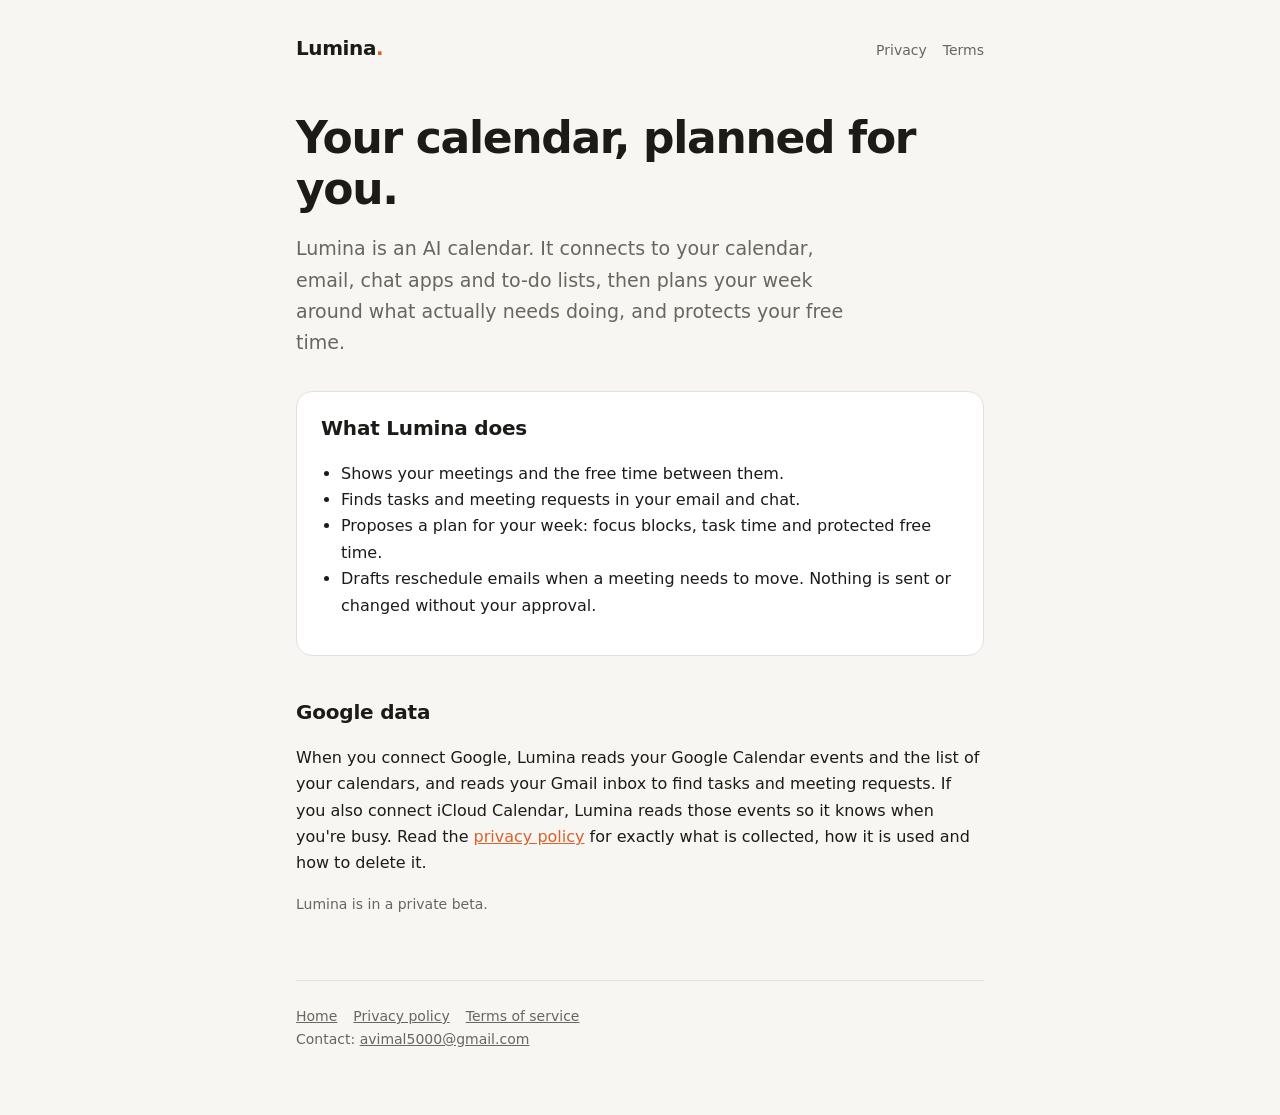
<file: index.html>
<!doctype html>
<html lang="en">
<head>
<meta charset="utf-8">
<meta name="viewport" content="width=device-width, initial-scale=1">
<title>Lumina</title>
<meta name="description" content="Lumina is an AI calendar that plans your week around your meetings, tasks, email and chat.">
<link rel="stylesheet" href="style.css">
</head>
<body>
<div class="wrap">
<header><a class="logo" href="./">Lumina<span>.</span></a><nav><a href="privacy.html">Privacy</a><a href="terms.html">Terms</a></nav></header>
<main>
<h1>Your calendar, planned for you.</h1>
<p class="lead">Lumina is an AI calendar. It connects to your calendar, email, chat apps and to-do lists, then plans your week around what actually needs doing, and protects your free time.</p>

<div class="card">
<h2 style="margin-top:0">What Lumina does</h2>
<ul>
<li>Shows your meetings and the free time between them.</li>
<li>Finds tasks and meeting requests in your email and chat.</li>
<li>Proposes a plan for your week: focus blocks, task time and protected free time.</li>
<li>Drafts reschedule emails when a meeting needs to move. Nothing is sent or changed without your approval.</li>
</ul>
</div>

<h2>Google data</h2>
<p>When you connect Google, Lumina reads your Google Calendar events and the list of your calendars, and reads your Gmail inbox to find tasks and meeting requests. If you also connect iCloud Calendar, Lumina reads those events so it knows when you're busy. Read the <a href="privacy.html">privacy policy</a> for exactly what is collected, how it is used and how to delete it.</p>

<p class="muted">Lumina is in a private beta.</p>
</main>
<footer><a href="./">Home</a><a href="privacy.html">Privacy policy</a><a href="terms.html">Terms of service</a><br>Contact: <a href="mailto:avimal5000@gmail.com">avimal5000@gmail.com</a></footer>
</div>
</body>
</html>
</file>
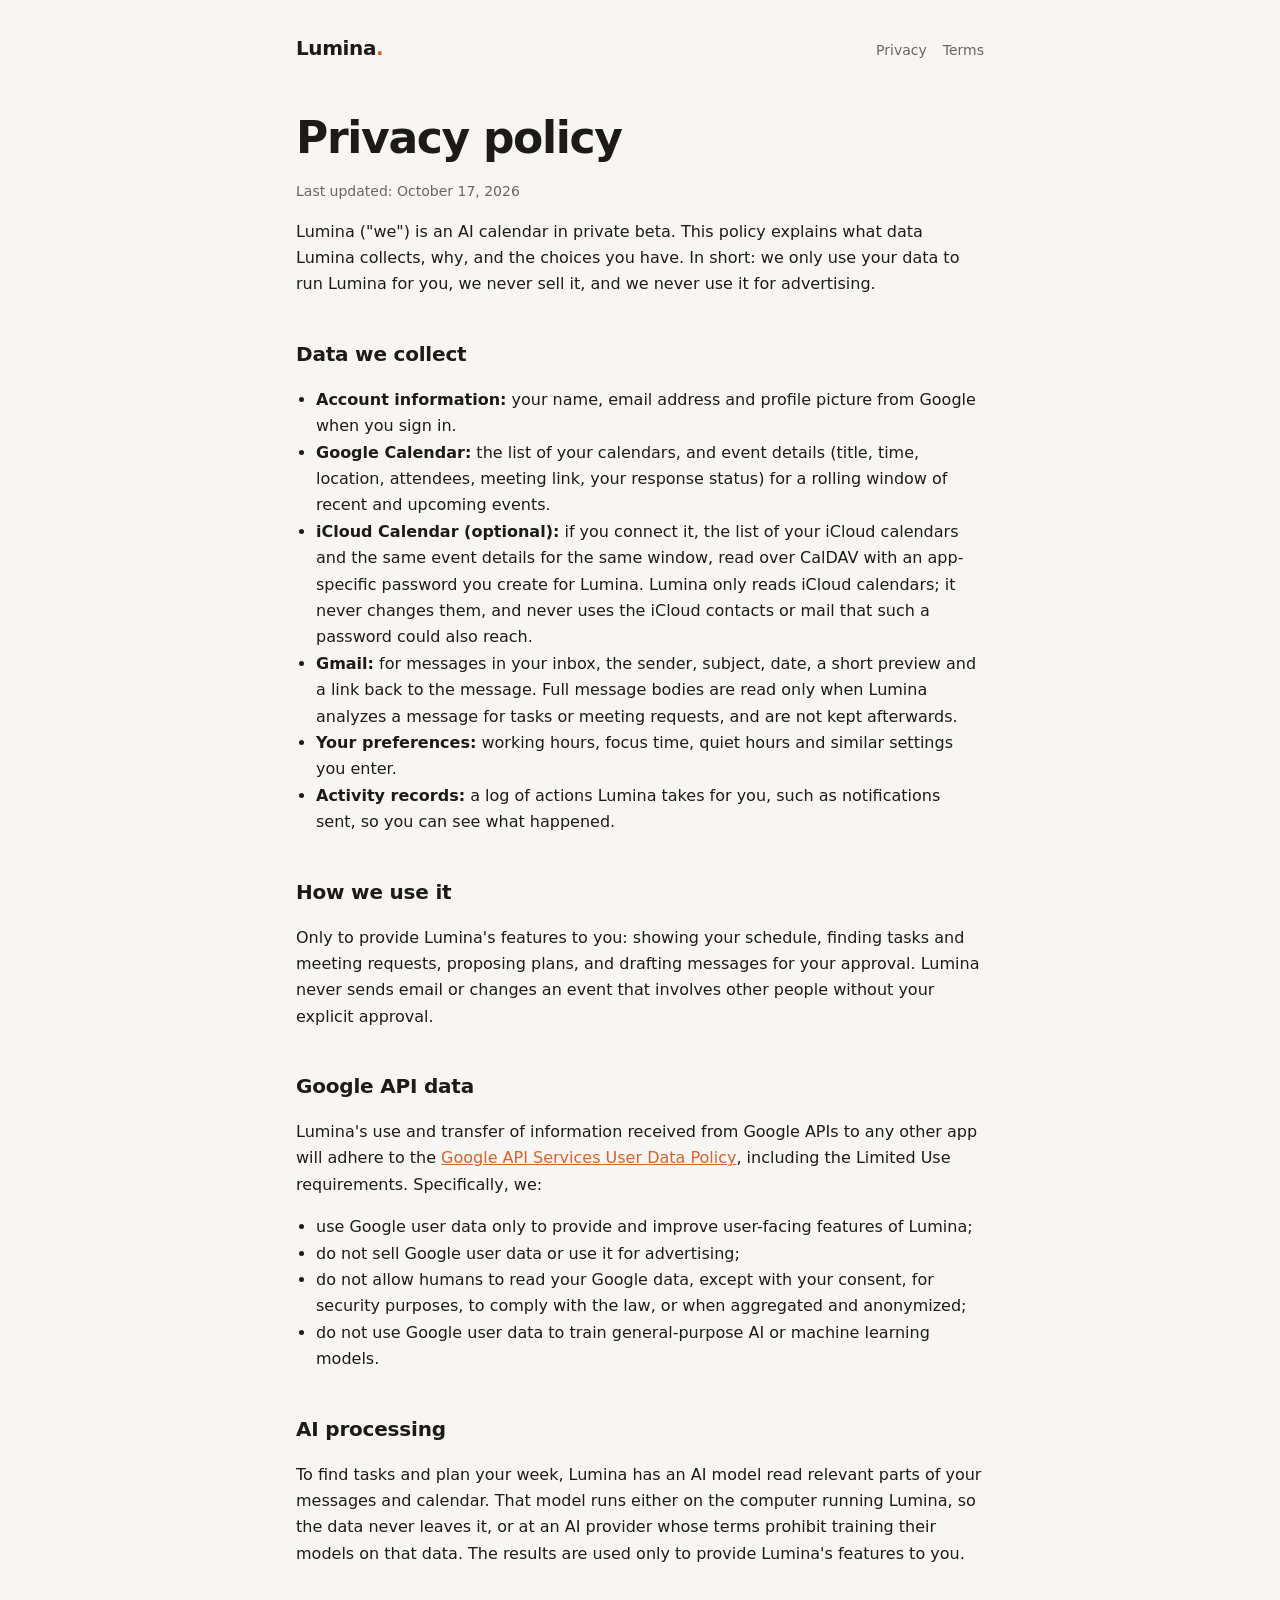
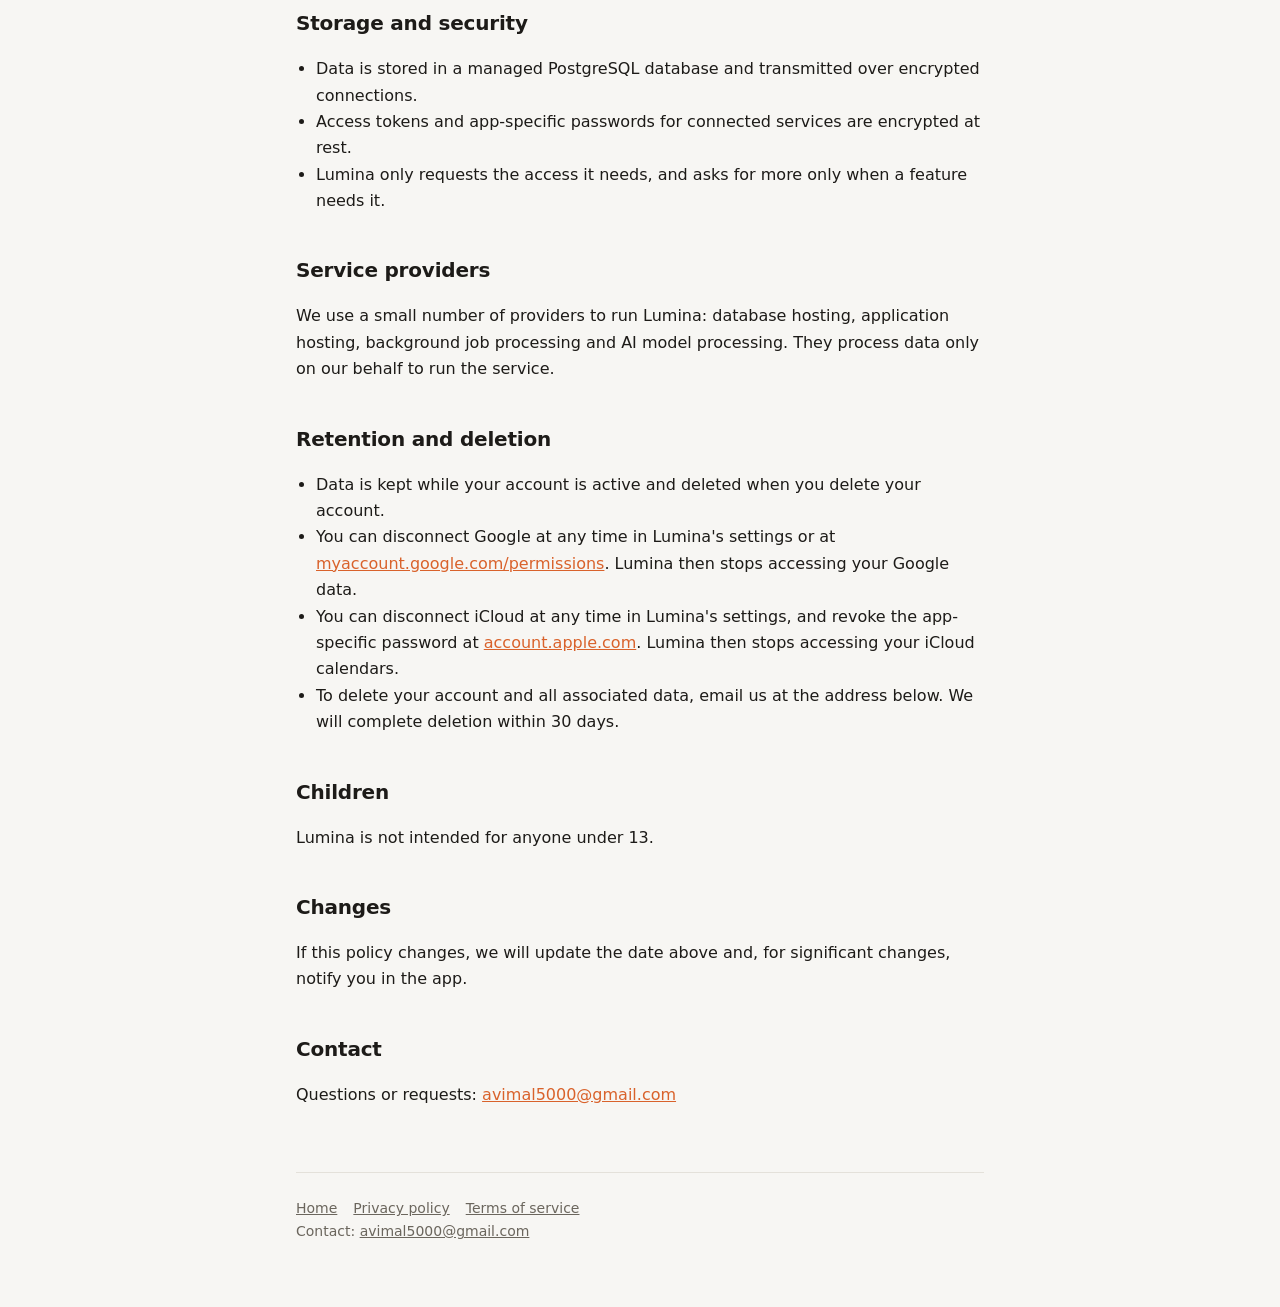
<file: privacy.html>
<!doctype html>
<html lang="en">
<head>
<meta charset="utf-8">
<meta name="viewport" content="width=device-width, initial-scale=1">
<title>Privacy Policy – Lumina</title>
<meta name="description" content="How Lumina collects, uses, stores and deletes your data.">
<link rel="stylesheet" href="style.css">
</head>
<body>
<div class="wrap">
<header><a class="logo" href="./">Lumina<span>.</span></a><nav><a href="privacy.html">Privacy</a><a href="terms.html">Terms</a></nav></header>
<main>
<h1>Privacy policy</h1>
<p class="muted">Last updated: October 17, 2026</p>

<p>Lumina ("we") is an AI calendar in private beta. This policy explains what data Lumina collects, why, and the choices you have. In short: we only use your data to run Lumina for you, we never sell it, and we never use it for advertising.</p>

<h2>Data we collect</h2>
<ul>
<li><strong>Account information:</strong> your name, email address and profile picture from Google when you sign in.</li>
<li><strong>Google Calendar:</strong> the list of your calendars, and event details (title, time, location, attendees, meeting link, your response status) for a rolling window of recent and upcoming events.</li>
<li><strong>iCloud Calendar (optional):</strong> if you connect it, the list of your iCloud calendars and the same event details for the same window, read over CalDAV with an app-specific password you create for Lumina. Lumina only reads iCloud calendars; it never changes them, and never uses the iCloud contacts or mail that such a password could also reach.</li>
<li><strong>Gmail:</strong> for messages in your inbox, the sender, subject, date, a short preview and a link back to the message. Full message bodies are read only when Lumina analyzes a message for tasks or meeting requests, and are not kept afterwards.</li>
<li><strong>Your preferences:</strong> working hours, focus time, quiet hours and similar settings you enter.</li>
<li><strong>Activity records:</strong> a log of actions Lumina takes for you, such as notifications sent, so you can see what happened.</li>
</ul>

<h2>How we use it</h2>
<p>Only to provide Lumina's features to you: showing your schedule, finding tasks and meeting requests, proposing plans, and drafting messages for your approval. Lumina never sends email or changes an event that involves other people without your explicit approval.</p>

<h2>Google API data</h2>
<p>Lumina's use and transfer of information received from Google APIs to any other app will adhere to the <a href="https://developers.google.com/terms/api-services-user-data-policy">Google API Services User Data Policy</a>, including the Limited Use requirements. Specifically, we:</p>
<ul>
<li>use Google user data only to provide and improve user-facing features of Lumina;</li>
<li>do not sell Google user data or use it for advertising;</li>
<li>do not allow humans to read your Google data, except with your consent, for security purposes, to comply with the law, or when aggregated and anonymized;</li>
<li>do not use Google user data to train general-purpose AI or machine learning models.</li>
</ul>

<h2>AI processing</h2>
<p>To find tasks and plan your week, Lumina has an AI model read relevant parts of your messages and calendar. That model runs either on the computer running Lumina, so the data never leaves it, or at an AI provider whose terms prohibit training their models on that data. The results are used only to provide Lumina's features to you.</p>

<h2>Storage and security</h2>
<ul>
<li>Data is stored in a managed PostgreSQL database and transmitted over encrypted connections.</li>
<li>Access tokens and app-specific passwords for connected services are encrypted at rest.</li>
<li>Lumina only requests the access it needs, and asks for more only when a feature needs it.</li>
</ul>

<h2>Service providers</h2>
<p>We use a small number of providers to run Lumina: database hosting, application hosting, background job processing and AI model processing. They process data only on our behalf to run the service.</p>

<h2>Retention and deletion</h2>
<ul>
<li>Data is kept while your account is active and deleted when you delete your account.</li>
<li>You can disconnect Google at any time in Lumina's settings or at <a href="https://myaccount.google.com/permissions">myaccount.google.com/permissions</a>. Lumina then stops accessing your Google data.</li>
<li>You can disconnect iCloud at any time in Lumina's settings, and revoke the app-specific password at <a href="https://account.apple.com/account/manage">account.apple.com</a>. Lumina then stops accessing your iCloud calendars.</li>
<li>To delete your account and all associated data, email us at the address below. We will complete deletion within 30 days.</li>
</ul>

<h2>Children</h2>
<p>Lumina is not intended for anyone under 13.</p>

<h2>Changes</h2>
<p>If this policy changes, we will update the date above and, for significant changes, notify you in the app.</p>

<h2>Contact</h2>
<p>Questions or requests: <a href="mailto:avimal5000@gmail.com">avimal5000@gmail.com</a></p>
</main>
<footer><a href="./">Home</a><a href="privacy.html">Privacy policy</a><a href="terms.html">Terms of service</a><br>Contact: <a href="mailto:avimal5000@gmail.com">avimal5000@gmail.com</a></footer>
</div>
</body>
</html>
</file>
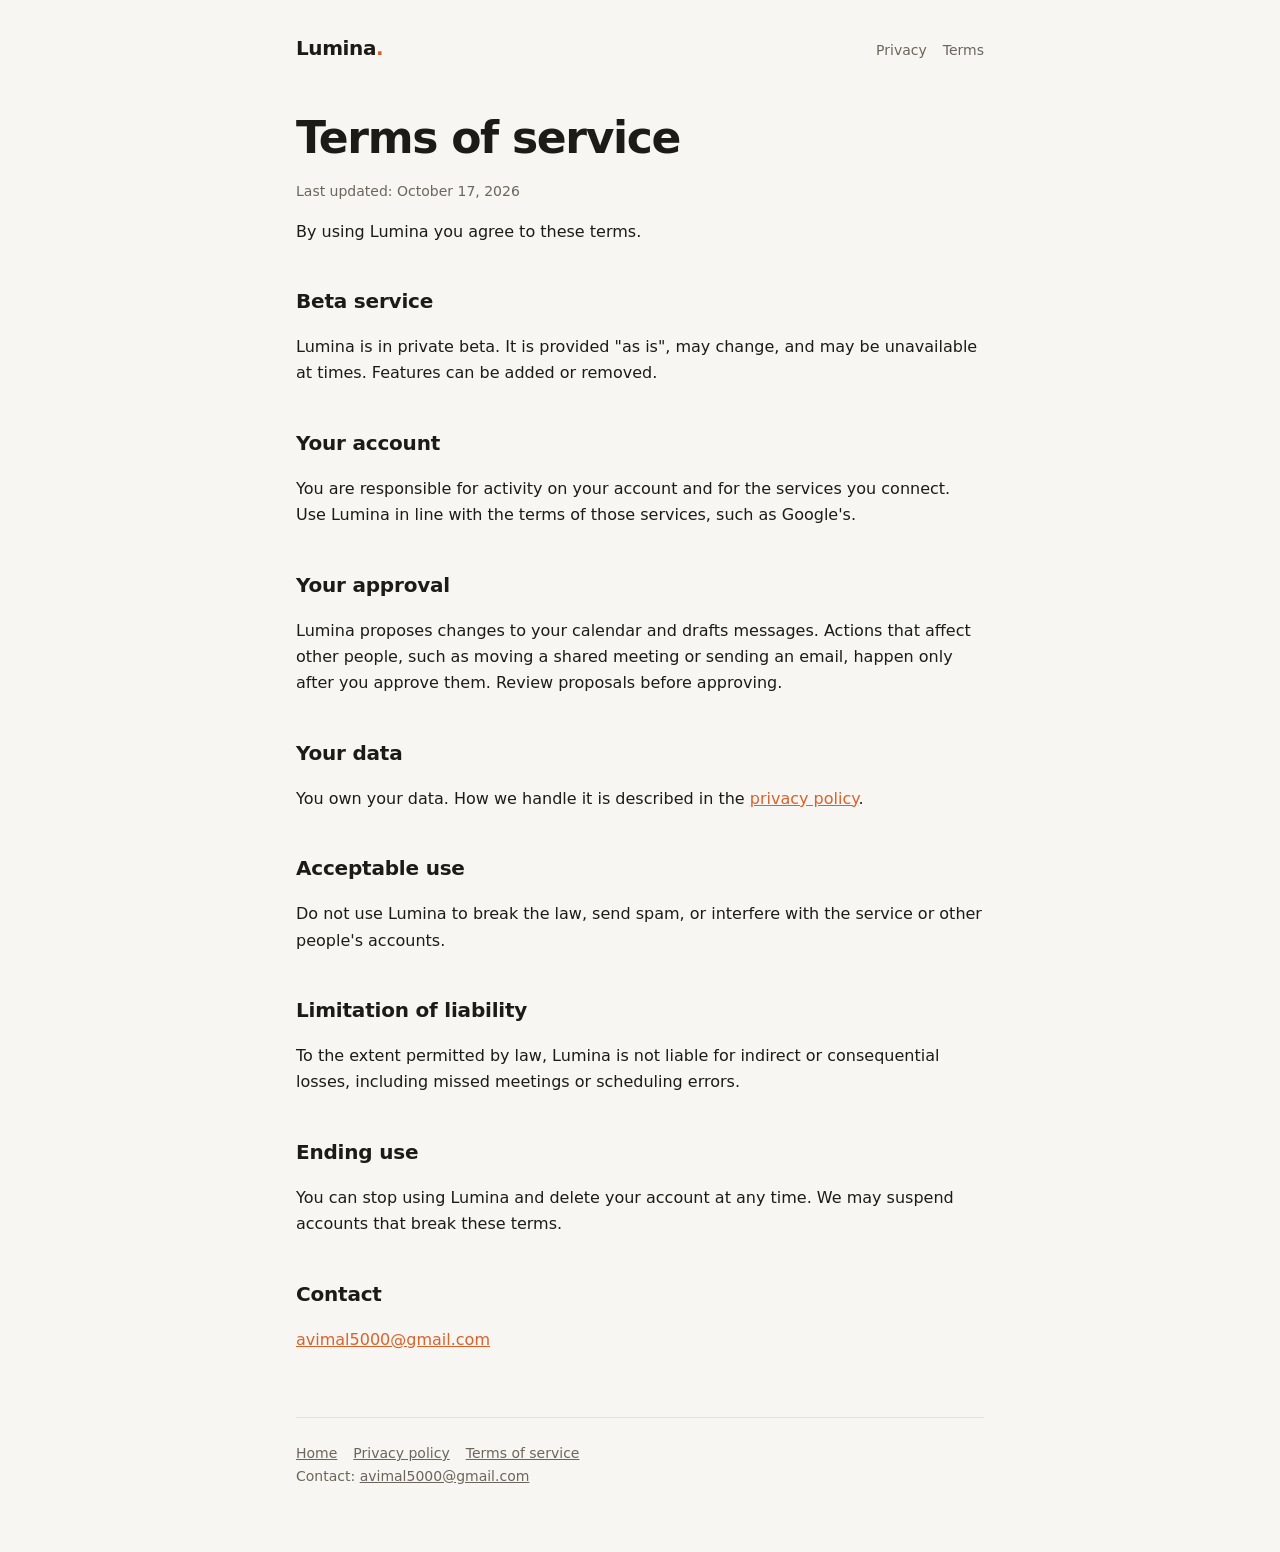
<file: terms.html>
<!doctype html>
<html lang="en">
<head>
<meta charset="utf-8">
<meta name="viewport" content="width=device-width, initial-scale=1">
<title>Terms of Service – Lumina</title>
<meta name="description" content="The terms for using Lumina.">
<link rel="stylesheet" href="style.css">
</head>
<body>
<div class="wrap">
<header><a class="logo" href="./">Lumina<span>.</span></a><nav><a href="privacy.html">Privacy</a><a href="terms.html">Terms</a></nav></header>
<main>
<h1>Terms of service</h1>
<p class="muted">Last updated: October 17, 2026</p>

<p>By using Lumina you agree to these terms.</p>

<h2>Beta service</h2>
<p>Lumina is in private beta. It is provided "as is", may change, and may be unavailable at times. Features can be added or removed.</p>

<h2>Your account</h2>
<p>You are responsible for activity on your account and for the services you connect. Use Lumina in line with the terms of those services, such as Google's.</p>

<h2>Your approval</h2>
<p>Lumina proposes changes to your calendar and drafts messages. Actions that affect other people, such as moving a shared meeting or sending an email, happen only after you approve them. Review proposals before approving.</p>

<h2>Your data</h2>
<p>You own your data. How we handle it is described in the <a href="privacy.html">privacy policy</a>.</p>

<h2>Acceptable use</h2>
<p>Do not use Lumina to break the law, send spam, or interfere with the service or other people's accounts.</p>

<h2>Limitation of liability</h2>
<p>To the extent permitted by law, Lumina is not liable for indirect or consequential losses, including missed meetings or scheduling errors.</p>

<h2>Ending use</h2>
<p>You can stop using Lumina and delete your account at any time. We may suspend accounts that break these terms.</p>

<h2>Contact</h2>
<p><a href="mailto:avimal5000@gmail.com">avimal5000@gmail.com</a></p>
</main>
<footer><a href="./">Home</a><a href="privacy.html">Privacy policy</a><a href="terms.html">Terms of service</a><br>Contact: <a href="mailto:avimal5000@gmail.com">avimal5000@gmail.com</a></footer>
</div>
</body>
</html>
</file>
<file: style.css>
:root {
  --bg: #f7f6f3; --surface: #ffffff; --line: #e4e1da;
  --ink: #1d1b18; --ink-muted: #6b665d; --accent: #d9622b;
}
@media (prefers-color-scheme: dark) {
  :root { --bg: #131210; --surface: #1c1a17; --line: #322e29; --ink: #f1eee8; --ink-muted: #a59f94; --accent: #ee7a43; }
}
* { box-sizing: border-box; }
body {
  margin: 0; background: var(--bg); color: var(--ink);
  font: 16px/1.65 system-ui, -apple-system, "Segoe UI", sans-serif;
}
.wrap { max-width: 720px; margin: 0 auto; padding: 32px 16px 64px; }
header { display: flex; align-items: baseline; justify-content: space-between; gap: 16px; margin-bottom: 48px; }
.logo { font-size: 20px; font-weight: 650; letter-spacing: -0.02em; color: var(--ink); text-decoration: none; }
.logo span { color: var(--accent); }
nav a { color: var(--ink-muted); text-decoration: none; margin-left: 16px; font-size: 14px; }
nav a:hover { color: var(--ink); }
h1 { font-size: clamp(32px, 6vw, 44px); line-height: 1.15; letter-spacing: -0.03em; margin: 0 0 16px; }
h2 { font-size: 20px; letter-spacing: -0.01em; margin: 40px 0 8px; }
p, li { color: var(--ink); }
.lead { font-size: 19px; color: var(--ink-muted); max-width: 560px; }
.muted { color: var(--ink-muted); font-size: 14px; }
.card { background: var(--surface); border: 1px solid var(--line); border-radius: 16px; padding: 20px 24px; margin-top: 32px; }
a { color: var(--accent); }
ul { padding-left: 20px; }
footer { margin-top: 64px; padding-top: 24px; border-top: 1px solid var(--line); font-size: 14px; color: var(--ink-muted); }
footer a { color: var(--ink-muted); margin-right: 16px; }
</file>
